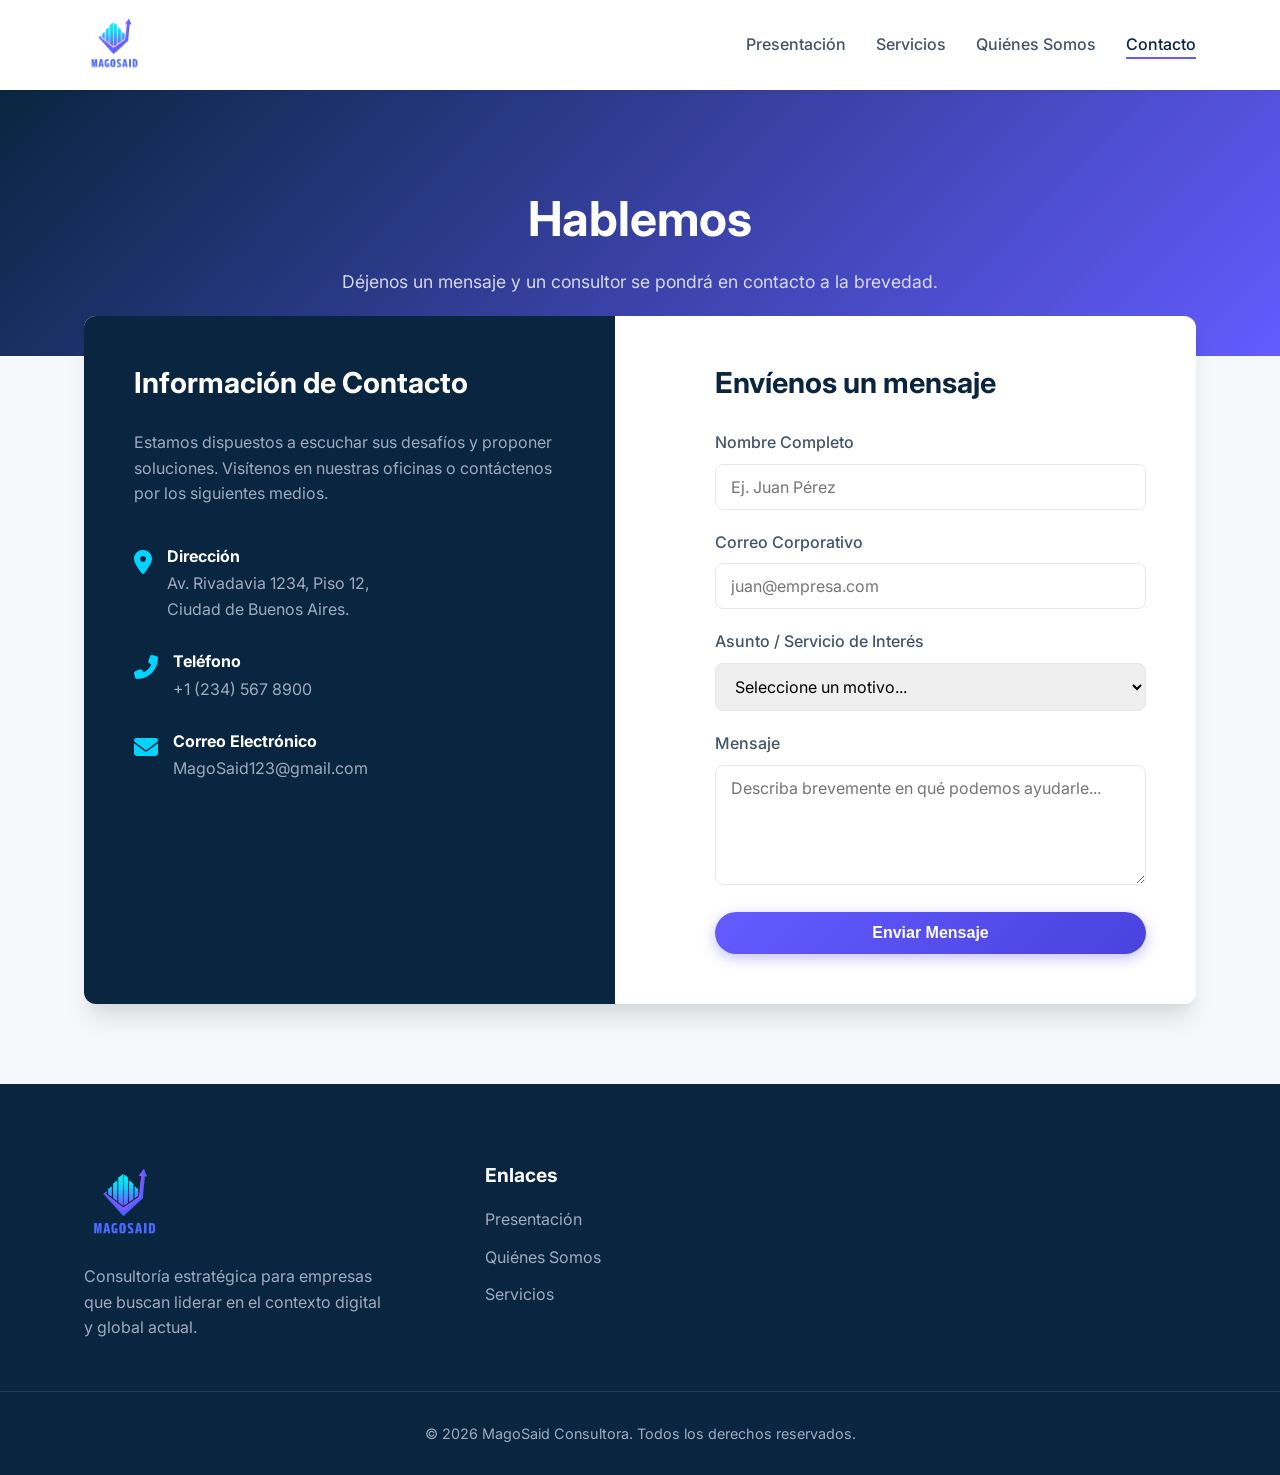
<file: contacto.html>
<!DOCTYPE html>
<html lang="es">
<head>
    <meta charset="UTF-8">
    <meta name="viewport" content="width=device-width, initial-scale=1.0">
    <title>Contacto | MagoSaid</title>
    <link rel="stylesheet" href="https://cdnjs.cloudflare.com/ajax/libs/font-awesome/6.4.0/css/all.min.css">
    <link rel="stylesheet" href="styles.css">
    <style>
        .page-header {
            background: linear-gradient(135deg, var(--primary) 0%, var(--secondary) 100%);
            color: white;
            padding: 100px 0 60px;
            text-align: center;
        }
        .page-title {
            color: white;
            font-size: 3rem;
            margin-bottom: 20px;
        }
        
        /* Form Styles */
        .contact-container {
            display: grid;
            grid-template-columns: 1fr 1fr;
            gap: 50px;
            background: white;
            border-radius: var(--border-radius);
            box-shadow: var(--shadow-lg);
            overflow: hidden;
            margin-top: -40px;
            position: relative;
            z-index: 10;
        }
        .contact-info-panel {
            background-color: var(--primary);
            color: white;
            padding: 50px;
        }
        .contact-info-panel h3 {
            color: white;
            margin-bottom: 30px;
            font-size: 1.8rem;
        }
        .contact-info-item {
            display: flex;
            align-items: flex-start;
            gap: 15px;
            margin-bottom: 30px;
        }
        .contact-info-item i {
            font-size: 1.5rem;
            color: var(--accent);
            margin-top: 3px;
        }
        .contact-form-panel {
            padding: 50px;
        }
        .contact-form-panel h3 {
            margin-bottom: 30px;
            font-size: 1.8rem;
        }
        .form-group {
            margin-bottom: 20px;
        }
        .form-label {
            display: block;
            margin-bottom: 8px;
            font-weight: 500;
            color: var(--text-main);
        }
        .form-control {
            width: 100%;
            padding: 12px 15px;
            border: 1px solid #E2E8F0;
            border-radius: 8px;
            font-family: inherit;
            font-size: 1rem;
            transition: var(--transition-fast);
        }
        .form-control:focus {
            outline: none;
            border-color: var(--secondary);
            box-shadow: 0 0 0 3px rgba(99, 91, 255, 0.1);
        }
        textarea.form-control {
            resize: vertical;
            min-height: 120px;
        }
        
        @media (max-width: 768px) {
            .contact-container {
                grid-template-columns: 1fr;
            }
            .contact-info-panel, .contact-form-panel {
                padding: 30px;
            }
        }
    </style>
</head>
<body>

    <!-- Cabecera -->
    <header class="header">
        <div class="container nav-container">
            <a href="index.html" class="logo-container">
                <img src="logo-magosaid.png" alt="MagoSaid Logo" class="logo-img">
            </a>
            <div class="menu-toggle"><i class="fas fa-bars"></i></div>
            <ul class="nav-links">
                <li><a href="index.html">Presentación</a></li>
                <li><a href="servicios.html">Servicios</a></li>
                <li><a href="nosotros.html">Quiénes Somos</a></li>
                <li><a href="contacto.html" class="active">Contacto</a></li>
            </ul>
        </div>
    </header>

    <!-- Page Header -->
    <section class="page-header">
        <div class="container">
            <h1 class="page-title">Hablemos</h1>
            <p style="color: rgba(255,255,255,0.8); font-size: 1.1rem;">Déjenos un mensaje y un consultor se pondrá en contacto a la brevedad.</p>
        </div>
    </section>

    <!-- Contenido Contacto -->
    <section class="section" style="padding-top: 0;">
        <div class="container">
            <div class="contact-container">
                <!-- Info Panel -->
                <div class="contact-info-panel">
                    <h3>Información de Contacto</h3>
                    <p style="color: #A0AABF; margin-bottom: 40px;">Estamos dispuestos a escuchar sus desafíos y proponer soluciones. Visítenos en nuestras oficinas o contáctenos por los siguientes medios.</p>
                    
                    <div class="contact-info-item">
                        <i class="fas fa-map-marker-alt"></i>
                        <div>
                            <h4 style="color: white; margin-bottom: 5px;">Dirección</h4>
                            <p style="color: #A0AABF;">Av. Rivadavia 1234, Piso 12,<br>Ciudad de Buenos Aires.</p>
                        </div>
                    </div>
                    
                    <div class="contact-info-item">
                        <i class="fas fa-phone-alt"></i>
                        <div>
                            <h4 style="color: white; margin-bottom: 5px;">Teléfono</h4>
                            <p style="color: #A0AABF;">+1 (234) 567 8900<br></p>
                        </div>
                    </div>
                    
                    <div class="contact-info-item">
                        <i class="fas fa-envelope"></i>
                        <div>
                            <h4 style="color: white; margin-bottom: 5px;">Correo Electrónico</h4>
                            <p style="color: #A0AABF;">MagoSaid123@gmail.com</p>
                        </div>
                    </div>
                </div>

                <!-- Form Panel -->
                <div class="contact-form-panel">
                    <h3>Envíenos un mensaje</h3>
                    <form action="#" method="POST" onsubmit="event.preventDefault(); alert('Formulario enviado (Simulación). Nos pondremos en contacto pronto.');">
                        <div class="form-group">
                            <label class="form-label" for="nombre">Nombre Completo</label>
                            <input type="text" id="nombre" class="form-control" placeholder="Ej. Juan Pérez" required>
                        </div>
                        
                        <div class="form-group">
                            <label class="form-label" for="email">Correo Corporativo</label>
                            <input type="email" id="email" class="form-control" placeholder="juan@empresa.com" required>
                        </div>
                        
                        <div class="form-group">
                            <label class="form-label" for="asunto">Asunto / Servicio de Interés</label>
                            <select id="asunto" class="form-control">
                                <option value="">Seleccione un motivo...</option>
                                <option value="estrategia">Consultoría Estratégica</option>
                                <option value="digital">Transformación Digital</option>
                                <option value="otros">Otros / Consulta General</option>
                            </select>
                        </div>
                        
                        <div class="form-group">
                            <label class="form-label" for="mensaje">Mensaje</label>
                            <textarea id="mensaje" class="form-control" placeholder="Describa brevemente en qué podemos ayudarle..." required></textarea>
                        </div>
                        
                        <button type="submit" class="btn btn-primary" style="width: 100%;">Enviar Mensaje</button>
                    </form>
                </div>
            </div>
        </div>
    </section>

    <!-- Pie de Página -->
    <footer class="footer">
        <div class="container footer-content">
            <div class="footer-col">
                <div class="footer-logo">
                    <img src="logo-magosaid.png" alt="MagoSaid Logo" class="logo-img">
                </div>
                <p class="footer-desc">Consultoría estratégica para empresas que buscan liderar en el contexto digital y global actual.</p>
            </div>
            <div class="footer-col">
                <h4 class="footer-title">Enlaces</h4>
                <ul class="footer-links">
                    <li><a href="index.html">Presentación</a></li>
                    <li><a href="nosotros.html">Quiénes Somos</a></li>
                    <li><a href="servicios.html">Servicios</a></li>
                </ul>
            </div>
           
        </div>
        <div class="footer-bottom">
            <p>&copy; 2026 MagoSaid Consultora. Todos los derechos reservados.</p>
        </div>
    </footer>

    <script>
        document.querySelector('.menu-toggle').addEventListener('click', () => {
            document.querySelector('.nav-links').classList.toggle('active');
        });
    </script>
</body>
</html>
</file>
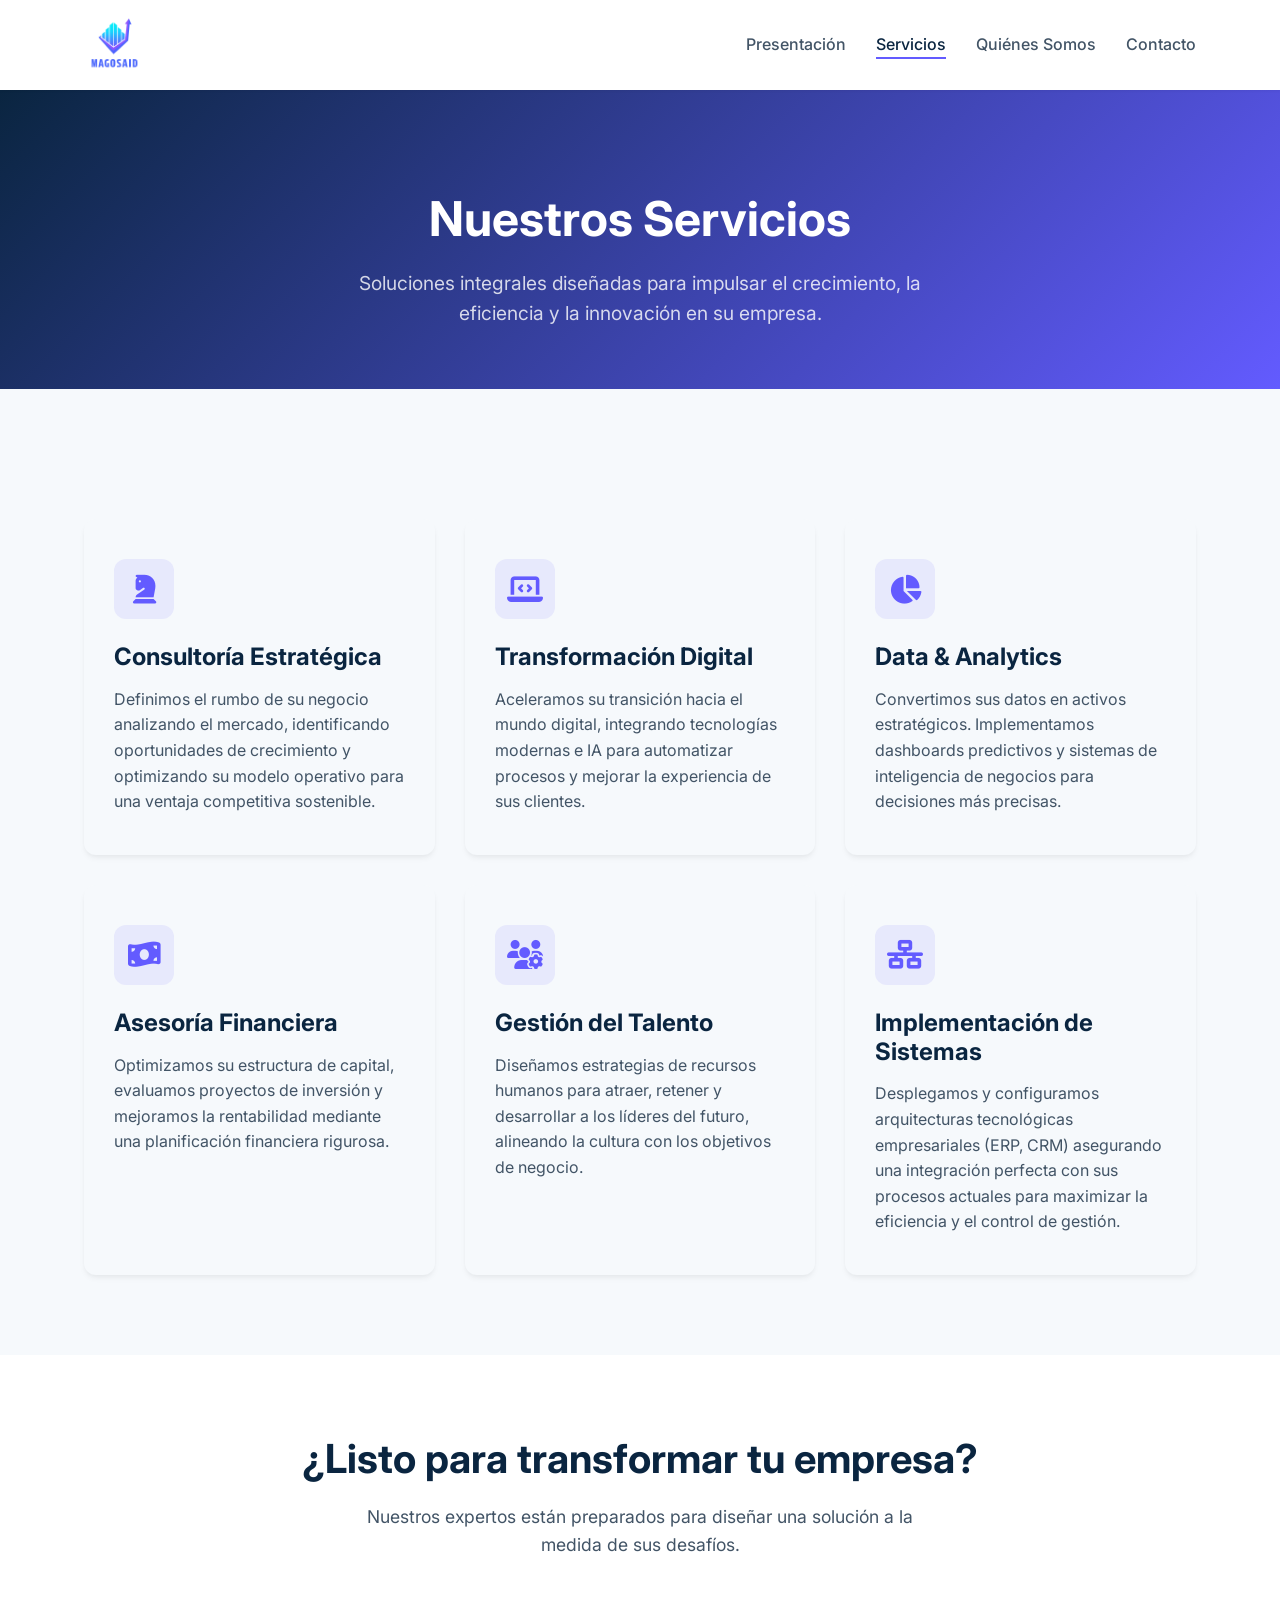
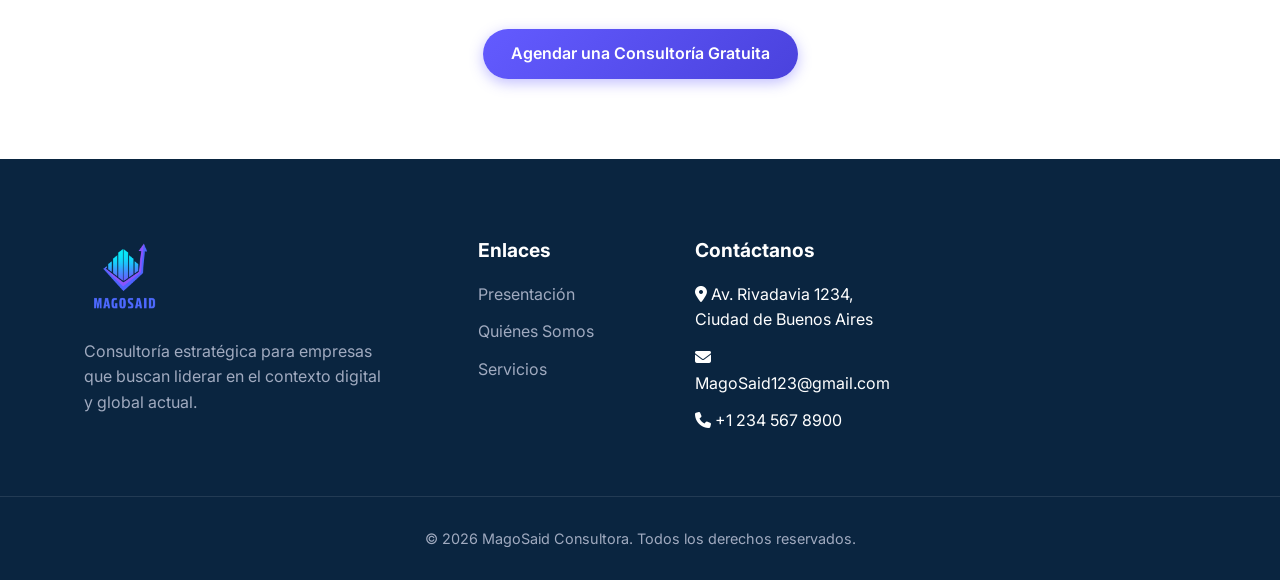
<file: servicios.html>
<!DOCTYPE html>
<html lang="es">
<head>
    <meta charset="UTF-8">
    <meta name="viewport" content="width=device-width, initial-scale=1.0">
    <title>Servicios | MagoSaid</title>
    <link rel="stylesheet" href="https://cdnjs.cloudflare.com/ajax/libs/font-awesome/6.4.0/css/all.min.css">
    <link rel="stylesheet" href="styles.css">
    <style>
        .page-header {
            background: linear-gradient(135deg, var(--primary) 0%, var(--secondary) 100%);
            color: white;
            padding: 100px 0 60px;
            text-align: center;
        }
        .page-title {
            color: white;
            font-size: 3rem;
            margin-bottom: 20px;
        }
        .page-subtitle {
            color: rgba(255,255,255,0.8);
            font-size: 1.2rem;
            max-width: 600px;
            margin: 0 auto;
        }
    </style>
</head>
<body>

    <!-- Cabecera -->
    <header class="header">
        <div class="container nav-container">
            <a href="index.html" class="logo-container">
                <img src="logo-magosaid.png" alt="MagoSaid Logo" class="logo-img">
            </a>
            <div class="menu-toggle"><i class="fas fa-bars"></i></div>
            <ul class="nav-links">
                <li><a href="index.html">Presentación</a></li>
                <li><a href="servicios.html" class="active">Servicios</a></li>
                <li><a href="nosotros.html">Quiénes Somos</a></li>
                <li><a href="contacto.html">Contacto</a></li>
            </ul>
        </div>
    </header>

    <!-- Page Header -->
    <section class="page-header">
        <div class="container">
            <h1 class="page-title">Nuestros Servicios</h1>
            <p class="page-subtitle">Soluciones integrales diseñadas para impulsar el crecimiento, la eficiencia y la innovación en su empresa.</p>
        </div>
    </section>

    <!-- Contenido de Servicios -->
    <section class="section">
        <div class="container">
            <div class="features-grid">
                <!-- Servicio 1 -->
                <div class="feature-card">
                    <div class="feature-icon"><i class="fas fa-chess-knight"></i></div>
                    <h3 class="feature-title">Consultoría Estratégica</h3>
                    <p>Definimos el rumbo de su negocio analizando el mercado, identificando oportunidades de crecimiento y optimizando su modelo operativo para una ventaja competitiva sostenible.</p>
                </div>
                <!-- Servicio 2 -->
                <div class="feature-card">
                    <div class="feature-icon"><i class="fas fa-laptop-code"></i></div>
                    <h3 class="feature-title">Transformación Digital</h3>
                    <p>Aceleramos su transición hacia el mundo digital, integrando tecnologías modernas e IA para automatizar procesos y mejorar la experiencia de sus clientes.</p>
                </div>
                <!-- Servicio 3 -->
                <div class="feature-card">
                    <div class="feature-icon"><i class="fas fa-chart-pie"></i></div>
                    <h3 class="feature-title">Data & Analytics</h3>
                    <p>Convertimos sus datos en activos estratégicos. Implementamos dashboards predictivos y sistemas de inteligencia de negocios para decisiones más precisas.</p>
                </div>
                <!-- Servicio 4 -->
                <div class="feature-card">
                    <div class="feature-icon"><i class="fas fa-money-bill-wave"></i></div>
                    <h3 class="feature-title">Asesoría Financiera</h3>
                    <p>Optimizamos su estructura de capital, evaluamos proyectos de inversión y mejoramos la rentabilidad mediante una planificación financiera rigurosa.</p>
                </div>
                <!-- Servicio 5 -->
                <div class="feature-card">
                    <div class="feature-icon"><i class="fas fa-users-cog"></i></div>
                    <h3 class="feature-title">Gestión del Talento</h3>
                    <p>Diseñamos estrategias de recursos humanos para atraer, retener y desarrollar a los líderes del futuro, alineando la cultura con los objetivos de negocio.</p>
                </div>
                <!-- Servicio 6 -->
                <div class="feature-card">
                    <div class="feature-icon"><i class="fas fa-network-wired"></i></div>
                    <h3 class="feature-title">Implementación de Sistemas</h3>
                    <p>Desplegamos y configuramos arquitecturas tecnológicas empresariales (ERP, CRM) asegurando una integración perfecta con sus procesos actuales para maximizar la eficiencia y el control de gestión.</p>
                </div>
            </div>
        </div>
    </section>

    <!-- Call to Action -->
    <section class="section" style="background-color: var(--bg-white); text-align: center;">
        <div class="container">
            <h2 class="section-title">¿Listo para transformar tu empresa?</h2>
            <p class="section-subtitle">Nuestros expertos están preparados para diseñar una solución a la medida de sus desafíos.</p>
            <a href="contacto.html" class="btn btn-primary" style="margin-top: 20px;">Agendar una Consultoría Gratuita</a>
        </div>
    </section>

    <!-- Pie de Página -->
    <footer class="footer">
        <div class="container footer-content">
            <div class="footer-col">
                <div class="footer-logo">
                    <img src="logo-magosaid.png" alt="MagoSaid Logo" class="logo-img">
                </div>
                <p class="footer-desc">Consultoría estratégica para empresas que buscan liderar en el contexto digital y global actual.</p>
            </div>
            <div class="footer-col">
                <h4 class="footer-title">Enlaces</h4>
                <ul class="footer-links">
                    <li><a href="index.html">Presentación</a></li>
                    <li><a href="nosotros.html">Quiénes Somos</a></li>
                    <li><a href="servicios.html">Servicios</a></li>
                </ul>
            </div>
           
            <div class="footer-col">
                <h4 class="footer-title">Contáctanos</h4>
                <ul class="footer-links">
                    <li><i class="fas fa-map-marker-alt"></i> Av. Rivadavia 1234, Ciudad de Buenos Aires</li>
                    <li><i class="fas fa-envelope"></i> MagoSaid123@gmail.com</li>
                    <li><i class="fas fa-phone"></i> +1 234 567 8900</li>
                </ul>
            </div>
        </div>
        <div class="footer-bottom">
            <p>&copy; 2026 MagoSaid Consultora. Todos los derechos reservados.</p>
        </div>
    </footer>

    <script>
        document.querySelector('.menu-toggle').addEventListener('click', () => {
            document.querySelector('.nav-links').classList.toggle('active');
        });
    </script>
</body>
</html>
</file>
<file: styles.css>
/* ==========================================================================
   Variables Globales y Reset
   ========================================================================== */
@import url('https://fonts.googleapis.com/css2?family=Inter:wght@300;400;500;600;700&display=swap');

:root {
    /* Paleta de Colores Moderna (Corporate / Tech) */
    --primary: #0A2540;       /* Azul Profundo - Headings */
    --secondary: #635BFF;     /* Azul Vibrante - Botones/Enlaces */
    --accent: #00D4FF;        /* Cyan - Detalles/Hover */
    --text-main: #425466;     /* Gris Azulado - Texto Párrafos */
    --bg-light: #F6F9FC;      /* Gris Muy Claro - Fondo Principal */
    --bg-white: #FFFFFF;      /* Blanco - Tarjetas/Secciones */
    --footer-bg: #0A2540;     /* Footer Oscuro */
    
    /* Variables de Diseño */
    --border-radius: 12px;
    --transition-fast: 0.2s ease;
    --transition-smooth: all 0.3s cubic-bezier(0.25, 0.8, 0.25, 1);
    
    /* Sombras Elevadas (Apple/Stripe Style) */
    --shadow-sm: 0 4px 6px -1px rgba(0, 0, 0, 0.05), 0 2px 4px -1px rgba(0, 0, 0, 0.03);
    --shadow-md: 0 10px 15px -3px rgba(0, 0, 0, 0.08), 0 4px 6px -2px rgba(0, 0, 0, 0.04);
    --shadow-lg: 0 20px 25px -5px rgba(0, 0, 0, 0.1), 0 10px 10px -5px rgba(0, 0, 0, 0.04);
}

* {
    margin: 0;
    padding: 0;
    box-sizing: border-box;
}

body {
    font-family: 'Inter', sans-serif;
    background-color: var(--bg-light);
    color: var(--text-main);
    line-height: 1.6;
    overflow-x: hidden;
    display: flex;
    flex-direction: column;
    min-height: 100vh;
}

h1, h2, h3, h4, h5, h6 {
    color: var(--primary);
    font-weight: 700;
    line-height: 1.2;
}

a {
    text-decoration: none;
    color: var(--secondary);
    transition: var(--transition-fast);
}

a:hover {
    color: var(--accent);
}

ul {
    list-style: none;
}

img {
    max-width: 100%;
    height: auto;
    display: block;
}

/* ==========================================================================
   Componentes Globales (Botones, Contenedores)
   ========================================================================== */
.container {
    width: 90%;
    max-width: 1200px;
    margin: 0 auto;
    padding: 0 20px;
}

.btn {
    display: inline-block;
    padding: 12px 28px;
    border-radius: 50px;
    font-weight: 600;
    text-align: center;
    cursor: pointer;
    transition: var(--transition-smooth);
    border: none;
    font-size: 1rem;
}

.btn-primary {
    background: linear-gradient(135deg, var(--secondary) 0%, #4A42DD 100%);
    color: white;
    box-shadow: 0 4px 14px 0 rgba(99, 91, 255, 0.39);
}

.btn-primary:hover {
    transform: translateY(-2px);
    box-shadow: 0 6px 20px rgba(99, 91, 255, 0.4);
    color: white;
}

.btn-secondary {
    background-color: transparent;
    color: var(--primary);
    border: 2px solid var(--primary);
}

.btn-secondary:hover {
    background-color: var(--primary);
    color: white;
}

.section {
    padding: 80px 0;
}

.section-title {
    text-align: center;
    font-size: 2.5rem;
    margin-bottom: 20px;
}

.section-subtitle {
    text-align: center;
    max-width: 600px;
    margin: 0 auto 50px auto;
    font-size: 1.1rem;
    color: var(--text-main);
}

/* ==========================================================================
   Header & Navegación
   ========================================================================== */
.header {
    background-color: rgba(255, 255, 255, 0.95);
    backdrop-filter: blur(10px);
    position: sticky;
    top: 0;
    z-index: 1000;
    box-shadow: 0 1px 3px rgba(0,0,0,0.05);
    padding: 15px 0;
}

.nav-container {
    display: flex;
    justify-content: space-between;
    align-items: center;
}

.logo-container {
    display: flex;
    align-items: center;
    gap: 12px;
}

.logo-img {
    height: 60px;
    width: auto;
    object-fit: contain;
    transition: var(--transition-fast);
}

.logo-container:hover .logo-img {
    transform: scale(1.05);
}

.nav-links {
    display: flex;
    gap: 30px;
}

.nav-links li a {
    color: var(--text-main);
    font-weight: 500;
    position: relative;
    padding: 5px 0;
}

.nav-links li a::after {
    content: '';
    position: absolute;
    width: 0;
    height: 2px;
    bottom: 0;
    left: 0;
    background-color: var(--secondary);
    transition: width 0.3s ease;
}

.nav-links li a:hover::after,
.nav-links li a.active::after {
    width: 100%;
}

.nav-links li a:hover,
.nav-links li a.active {
    color: var(--primary);
}

.menu-toggle {
    display: none;
    font-size: 1.5rem;
    cursor: pointer;
    color: var(--primary);
}

/* ==========================================================================
   Hero Section (Index)
   ========================================================================== */
.hero {
    padding: 120px 0 100px;
    background: linear-gradient(180deg, var(--bg-light) 0%, rgba(255,255,255,1) 100%);
    position: relative;
    overflow: hidden;
}

.hero::before {
    content: '';
    position: absolute;
    top: -10%;
    right: -5%;
    width: 500px;
    height: 500px;
    background: radial-gradient(circle, rgba(0, 212, 255, 0.1) 0%, rgba(255,255,255,0) 70%);
    border-radius: 50%;
    z-index: 0;
}

.hero-content {
    display: flex;
    align-items: center;
    justify-content: space-between;
    gap: 50px;
    position: relative;
    z-index: 1;
}

.hero-text {
    flex: 1;
    max-width: 600px;
}

.hero-title {
    font-size: 4rem;
    margin-bottom: 24px;
    letter-spacing: -1px;
}

.hero-title span {
    color: var(--secondary);
}

.hero-subtitle {
    font-size: 1.25rem;
    margin-bottom: 40px;
    color: var(--text-main);
}

.hero-buttons {
    display: flex;
    gap: 20px;
}

.hero-image {
    flex: 1;
    display: flex;
    justify-content: center;
    position: relative;
}

.hero-image img {
    border-radius: var(--border-radius);
    box-shadow: var(--shadow-lg);
    animation: floating 6s ease-in-out infinite;
}

@keyframes floating {
    0% { transform: translateY(0px); }
    50% { transform: translateY(-20px); }
    100% { transform: translateY(0px); }
}

/* ==========================================================================
   Features / Presentación Breve (Index)
   ========================================================================== */
.features {
    background-color: var(--bg-white);
}

.features-grid {
    display: grid;
    grid-template-columns: repeat(auto-fit, minmax(300px, 1fr));
    gap: 30px;
    margin-top: 50px;
}

.feature-card {
    padding: 40px 30px;
    background: var(--bg-light);
    border-radius: var(--border-radius);
    transition: var(--transition-smooth);
    box-shadow: var(--shadow-sm);
}

.feature-card:hover {
    transform: translateY(-10px);
    box-shadow: var(--shadow-md);
    background: white;
}

.feature-icon {
    width: 60px;
    height: 60px;
    background: rgba(99, 91, 255, 0.1);
    color: var(--secondary);
    border-radius: 12px;
    display: flex;
    align-items: center;
    justify-content: center;
    font-size: 1.8rem;
    margin-bottom: 24px;
    transition: var(--transition-smooth);
}

.feature-card:hover .feature-icon {
    background: var(--secondary);
    color: white;
}

.feature-title {
    font-size: 1.5rem;
    margin-bottom: 15px;
}

/* ==========================================================================
   Footer
   ========================================================================== */
.footer {
    background-color: var(--footer-bg);
    color: white;
    padding: 80px 0 30px;
    margin-top: auto;
}

.footer-content {
    display: grid;
    grid-template-columns: 2fr 1fr 1fr 1.5fr;
    gap: 40px;
    margin-bottom: 50px;
}

.footer-logo {
    display: flex;
    align-items: center;
    margin-bottom: 20px;
}

.footer-logo .logo-img {
    height: 80px;
}

.footer-desc {
    color: #A0AABF;
    max-width: 300px;
}

.footer-title {
    color: white;
    font-size: 1.2rem;
    margin-bottom: 20px;
}

.footer-links li {
    margin-bottom: 12px;
}

.footer-links a {
    color: #A0AABF;
}

.footer-links a:hover {
    color: var(--accent);
    padding-left: 5px;
}

.footer-bottom {
    text-align: center;
    padding-top: 30px;
    border-top: 1px solid rgba(255,255,255,0.1);
    color: #A0AABF;
    font-size: 0.9rem;
}

/* ==========================================================================
   Responsive Design
   ========================================================================== */
@media (max-width: 992px) {
    .hero-content {
        flex-direction: column;
        text-align: center;
    }
    .hero-text {
        margin: 0 auto;
    }
    .hero-buttons {
        justify-content: center;
    }
    .hero-title {
        font-size: 3rem;
    }
    .footer-content {
        grid-template-columns: 1fr 1fr;
    }
}

@media (max-width: 768px) {
    .nav-links {
        display: none; /* En un escenario real, esto se manejaría con JS para un menú hamburguesa */
        flex-direction: column;
        position: absolute;
        top: 70px;
        left: 0;
        width: 100%;
        background: white;
        padding: 20px;
        box-shadow: var(--shadow-md);
    }
    
    .nav-links.active {
        display: flex;
    }

    .menu-toggle {
        display: block;
    }

    .hero-title {
        font-size: 2.5rem;
    }

    .footer-content {
        grid-template-columns: 1fr;
    }
}
</file>
